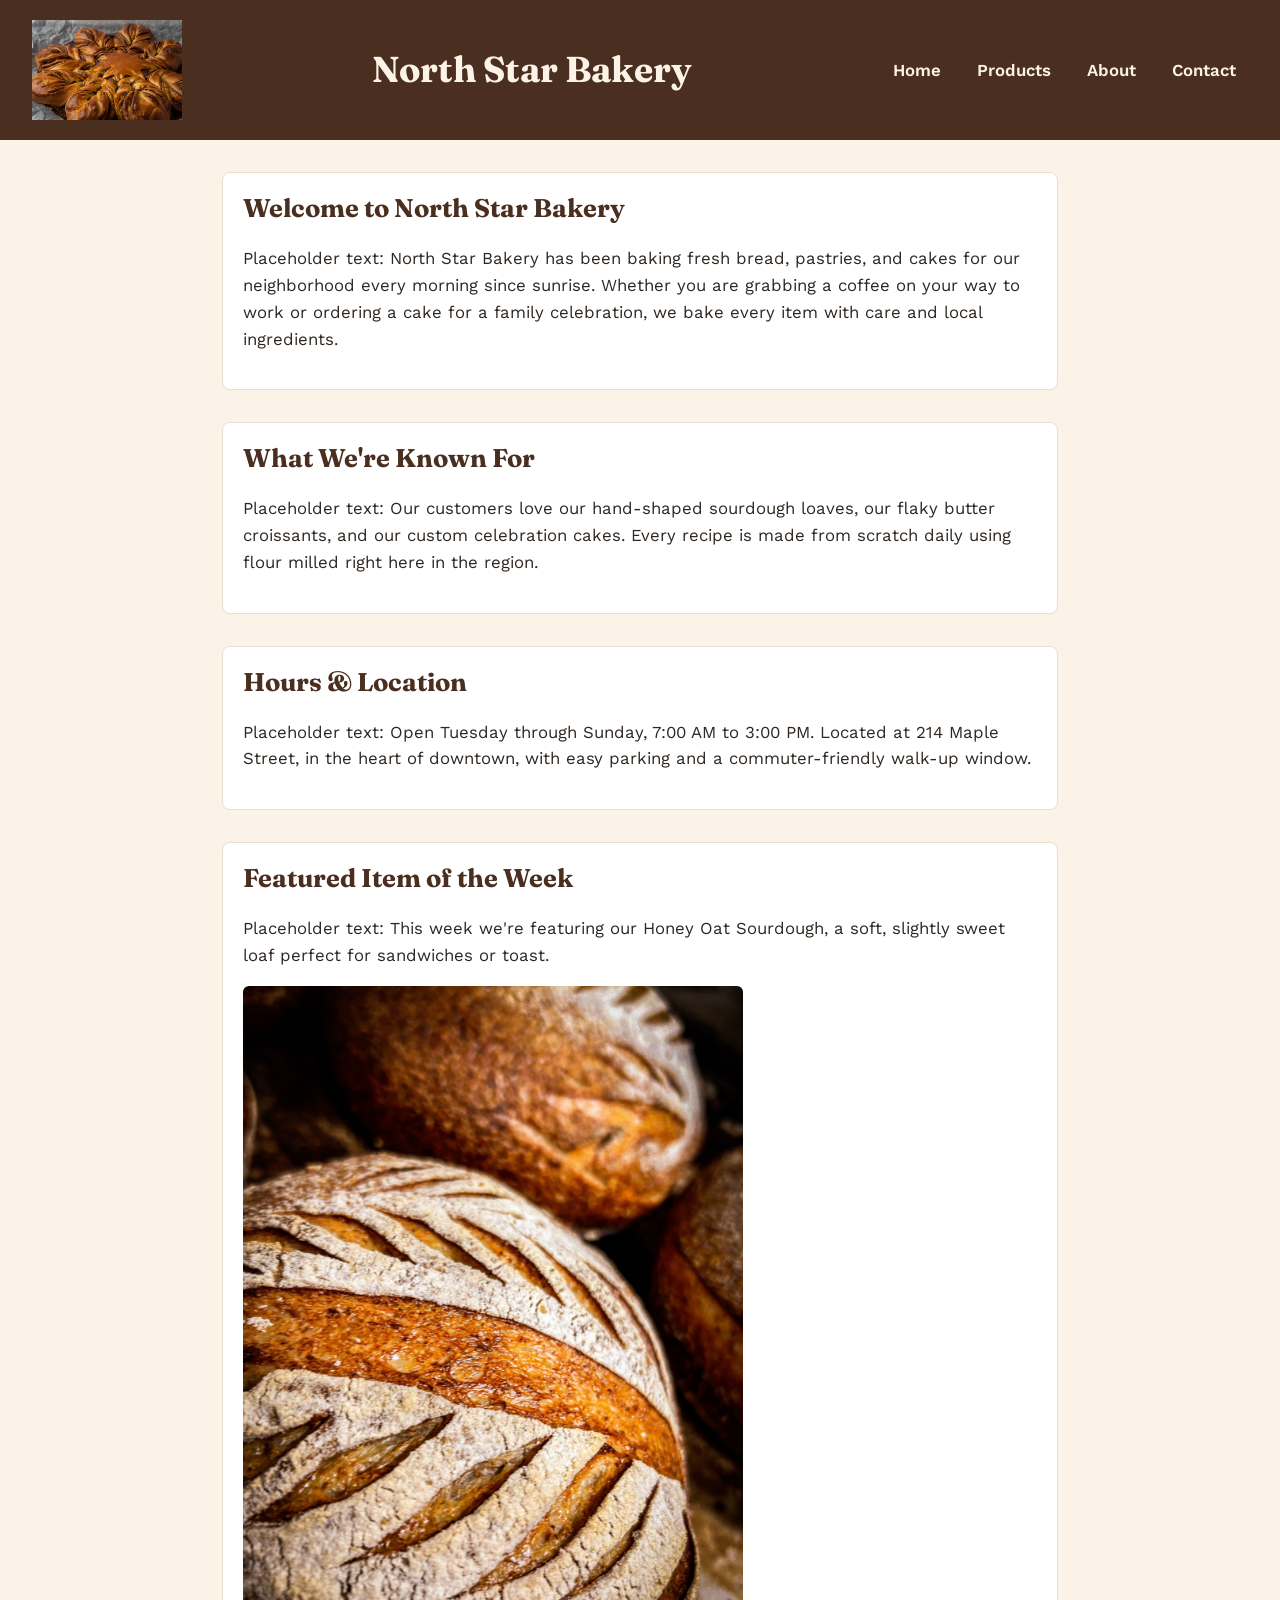
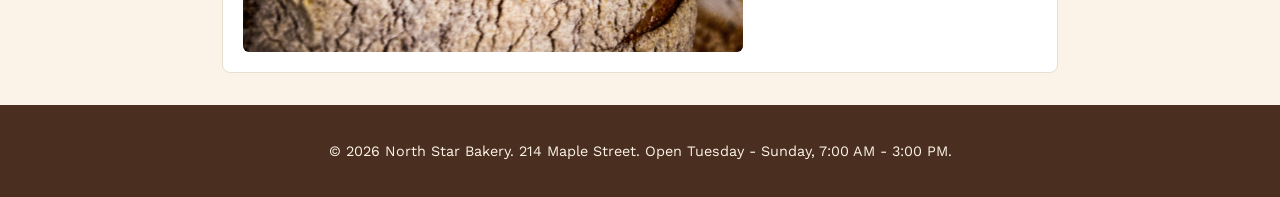
<file: index.html>
<!DOCTYPE html>
<html lang="en">
<head>
  <meta charset="UTF-8">
  <meta name="viewport" content="width=device-width, initial-scale=1.0">
   <title>North Star Bakery - Home</title>
  <link rel="stylesheet" href="styles.css">
</head>

<body>
  <header>
    <img src="media/bakery-logo.png" alt="North Star Bakery logo, a star above a loaf of bread" width="150">
    <h1>North Star Bakery</h1>
    <nav>
      <ul>
        <li><a href="index.html">Home</a></li>
        <li><a href="products.html">Products</a></li>
        <li><a href="about.html">About</a></li>
        <li><a href="contact.html">Contact</a></li>
      </ul>
    </nav>
  </header>

  <main>
    <section>
      <h2>Welcome to North Star Bakery</h2>
      <p>Placeholder text: North Star Bakery has been baking fresh bread, pastries, and cakes for our neighborhood every morning since sunrise. Whether you are grabbing a coffee on your way to work or ordering a cake for a family celebration, we bake every item with care and local ingredients.</p>
    </section>

    <section>
      <h2>What We're Known For</h2>
      <p>Placeholder text: Our customers love our hand-shaped sourdough loaves, our flaky butter croissants, and our custom celebration cakes. Every recipe is made from scratch daily using flour milled right here in the region.</p>
    </section>

    <section>
      <h2>Hours &amp; Location</h2>
      <p>Placeholder text: Open Tuesday through Sunday, 7:00 AM to 3:00 PM. Located at 214 Maple Street, in the heart of downtown, with easy parking and a commuter-friendly walk-up window.</p>
    </section>

    <section>
      <h2>Featured Item of the Week</h2>
      <p>Placeholder text: This week we're featuring our Honey Oat Sourdough, a soft, slightly sweet loaf perfect for sandwiches or toast.</p>
    <picture>
  <source media="(min-width: 700px)" srcset="media/bakery-feature-large.jpg">
  <source media="(max-width: 699px)" srcset="media/bakery-feature-large.jpg">
  <img src="media/bakery-feature-large.jpg" alt="Honey Oat Sourdough loaf, this week's featured item, dusted with oats" width="500">
</picture>
    </section>

  
  </main>

  <footer>
    <p>&copy; 2026 North Star Bakery. 214 Maple Street. Open Tuesday - Sunday, 7:00 AM - 3:00 PM.</p>
  </footer>
</body>
</html>
</file>
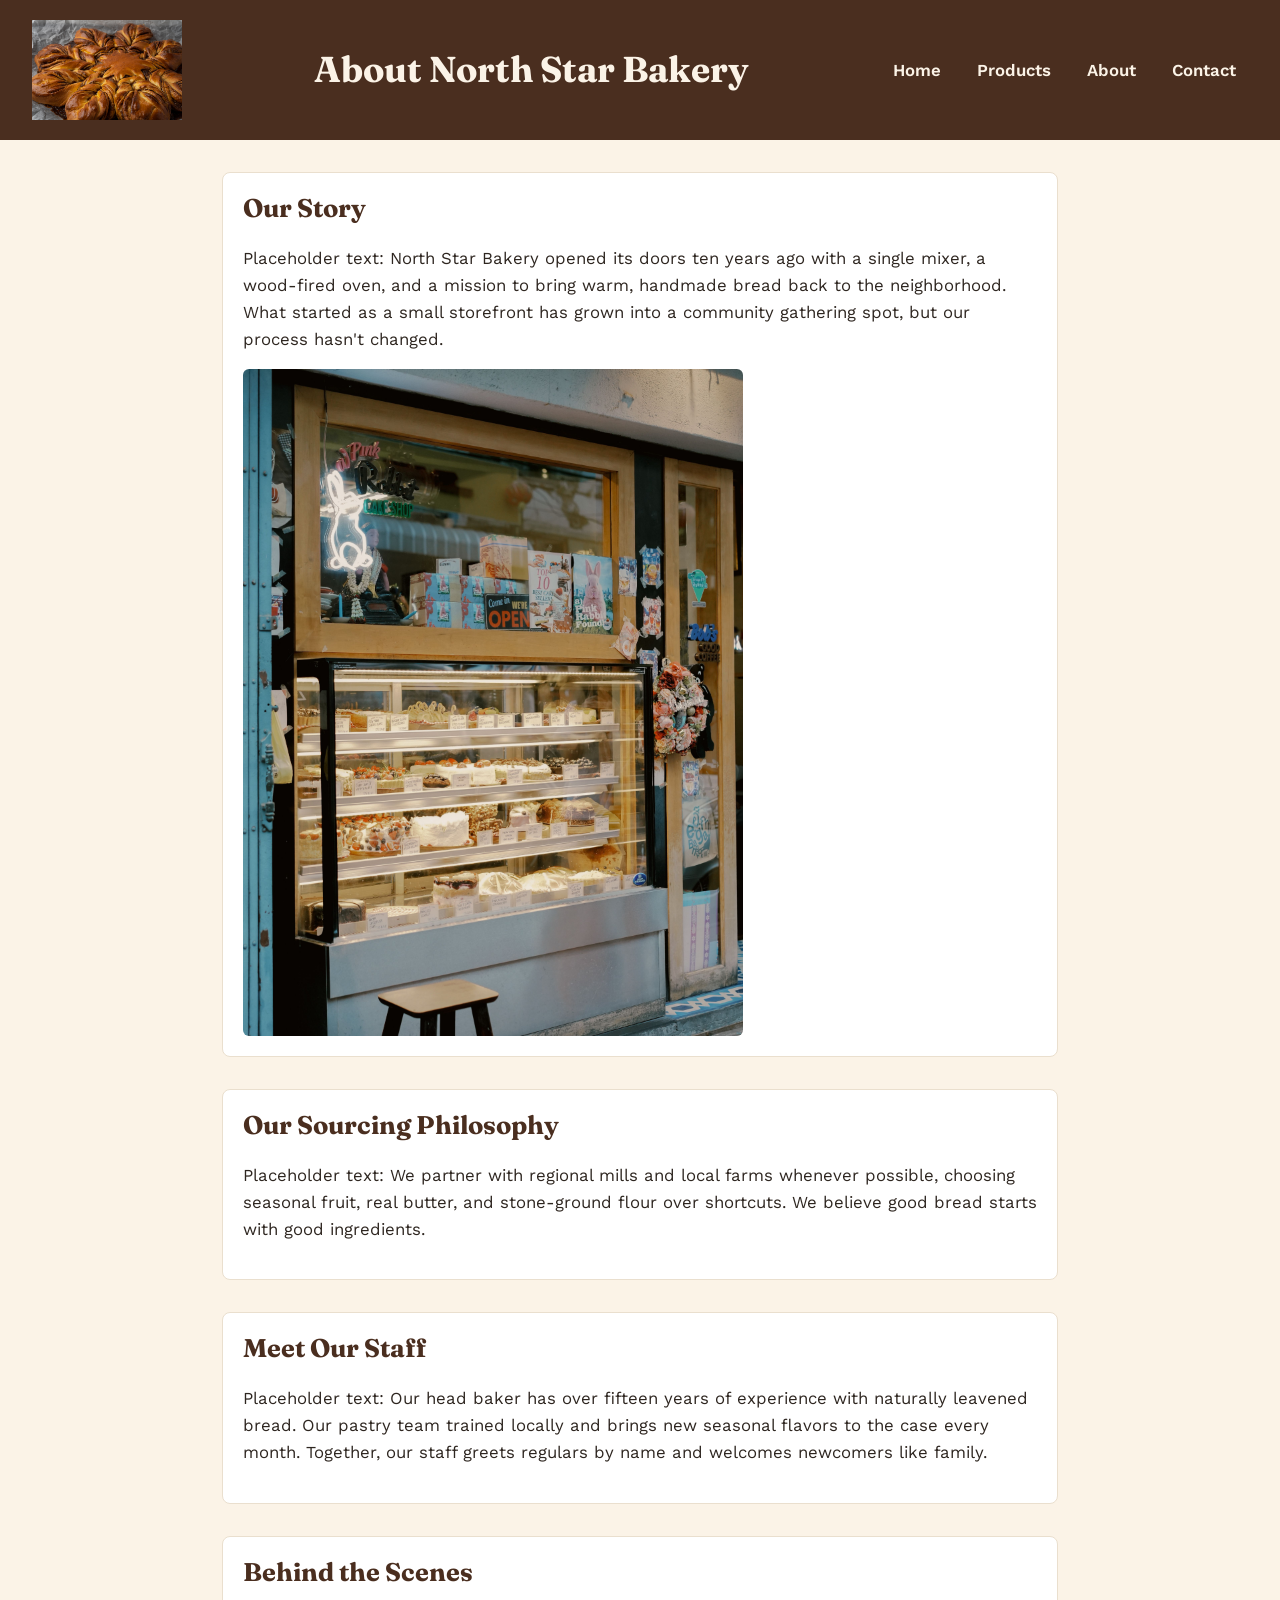
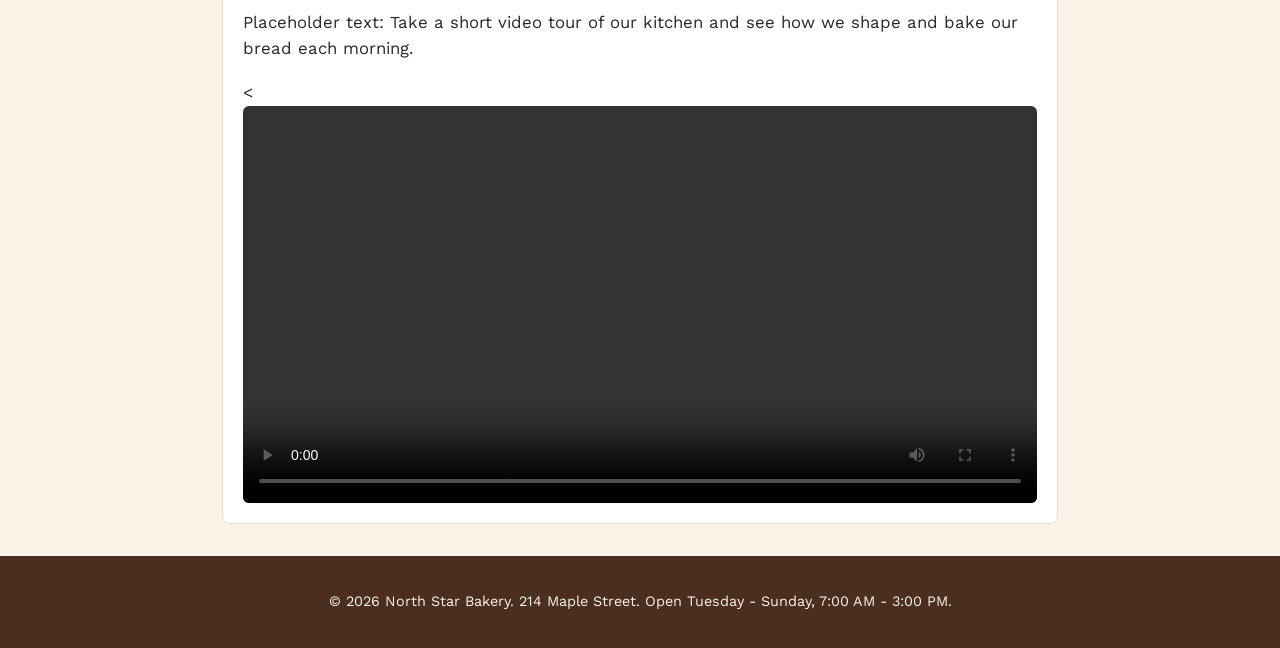
<file: about.html>
<!DOCTYPE html>
<html lang="en">
<head>
  <meta charset="UTF-8">
  <meta name="viewport" content="width=device-width, initial-scale=1.0">
   <title>North Star Bakery - About</title>
  <link rel="stylesheet" href="styles.css">
</head>

<body>
  <header>
    <img src="media/bakery-logo.png" alt="North Star Bakery logo, a star above a loaf of bread" width="150">
    <h1>About North Star Bakery</h1>
    <nav>
      <ul>
        <li><a href="index.html">Home</a></li>
        <li><a href="products.html">Products</a></li>
        <li><a href="about.html">About</a></li>
        <li><a href="contact.html">Contact</a></li>
      </ul>
    </nav>
  </header>

  <main>
    <section>
      <h2>Our Story</h2>
      <p>Placeholder text: North Star Bakery opened its doors ten years ago with a single mixer, a wood-fired oven, and a mission to bring warm, handmade bread back to the neighborhood. What started as a small storefront has grown into a community gathering spot, but our process hasn't changed.</p>
      <img src="media/bakery-storefront.jpg" alt="Exterior of the North Star Bakery storefront with large front windows and an awning" width="500">
    </section>

    <section>
      <h2>Our Sourcing Philosophy</h2>
      <p>Placeholder text: We partner with regional mills and local farms whenever possible, choosing seasonal fruit, real butter, and stone-ground flour over shortcuts. We believe good bread starts with good ingredients.</p>
    </section>

    <section>
      <h2>Meet Our Staff</h2>
      <p>Placeholder text: Our head baker has over fifteen years of experience with naturally leavened bread. Our pastry team trained locally and brings new seasonal flavors to the case every month. Together, our staff greets regulars by name and welcomes newcomers like family.</p>
    </section>

    <section>
      <h2>Behind the Scenes</h2>
      <p>Placeholder text: Take a short video tour of our kitchen and see how we shape and bake our bread each morning.</p>
      <<video controls width="500" src="media/20260825_003807.mp4">
  Your browser does not support the video element. You can <a href="media/20260825_003807.mp4">download the behind the scenes video</a> instead.
</video>
    </section>
  </main>

  <footer>
    <p>&copy; 2026 North Star Bakery. 214 Maple Street. Open Tuesday - Sunday, 7:00 AM - 3:00 PM.</p>
  </footer>
</body>
</html>
</file>
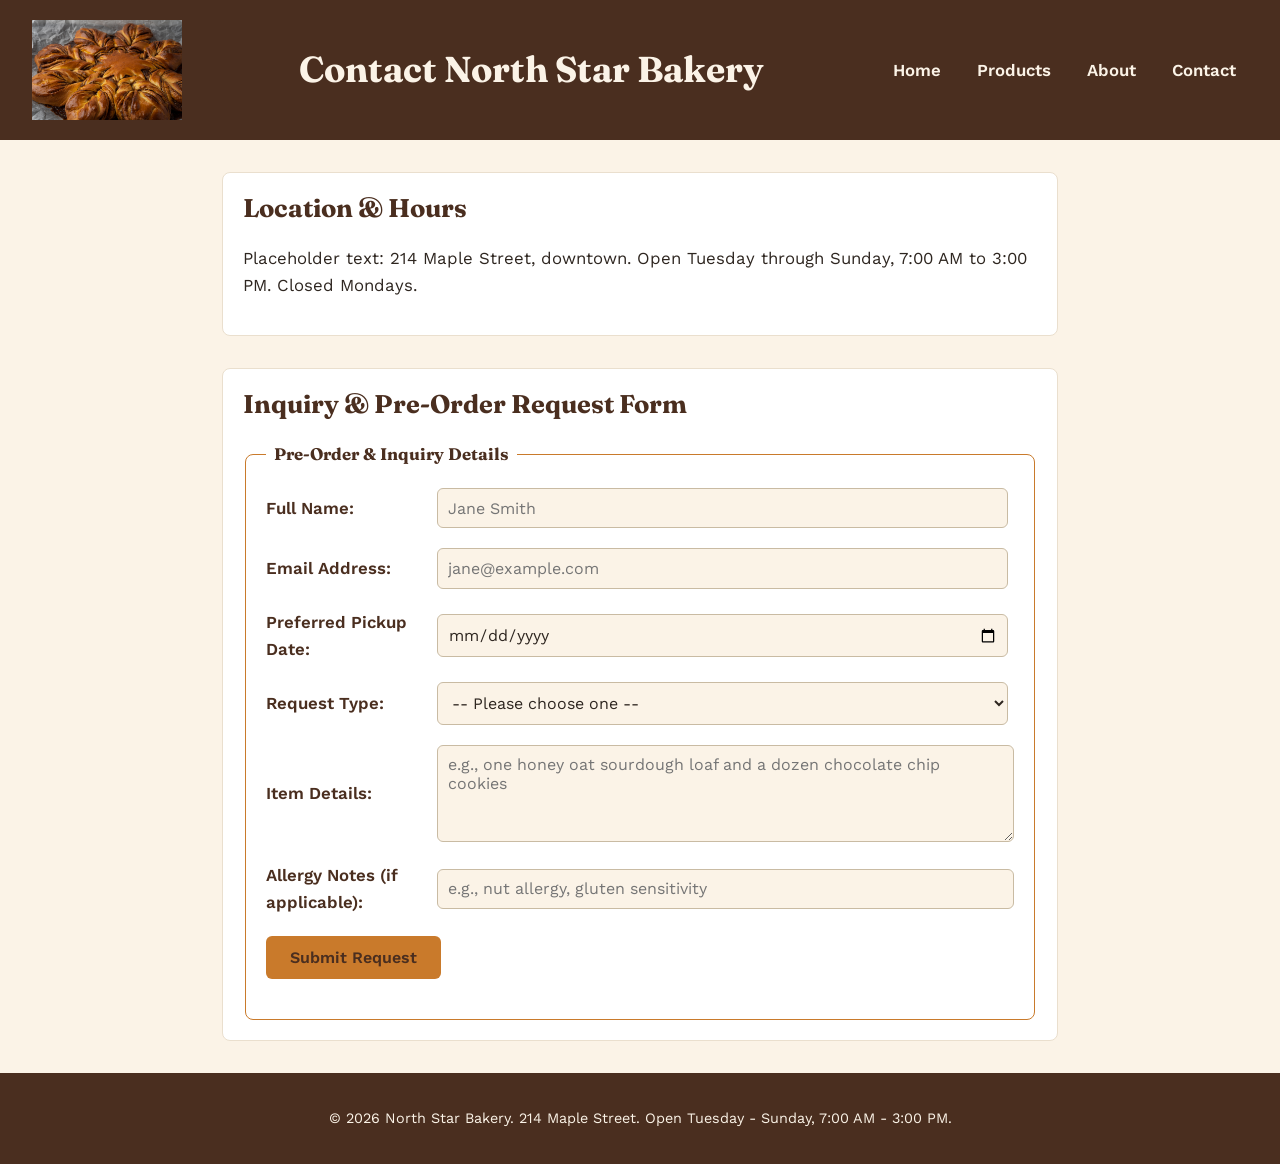
<file: contact.html>
<!DOCTYPE html>
<html lang="en">
<head>
  <meta charset="UTF-8">
  <meta name="viewport" content="width=device-width, initial-scale=1.0">
  <title>North Star Bakery - Contact</title>
  <link rel="stylesheet" href="styles.css">
</head>
<body>
  <header>
    <img src="media/bakery-logo.png" alt="North Star Bakery logo, a star above a loaf of bread" width="150">
    <h1>Contact North Star Bakery</h1>
    <nav>
      <ul>
        <li><a href="index.html">Home</a></li>
        <li><a href="products.html">Products</a></li>
        <li><a href="about.html">About</a></li>
        <li><a href="contact.html">Contact</a></li>
      </ul>
    </nav>
  </header>

  <main>
    <section>
      <h2>Location &amp; Hours</h2>
      <p>Placeholder text: 214 Maple Street, downtown. Open Tuesday through Sunday, 7:00 AM to 3:00 PM. Closed Mondays.</p>
    </section>

    <section>
      <h2>Inquiry &amp; Pre-Order Request Form</h2>
      <p id="cart-summary"></p>
      <form action="#" method="post" id="preorder-form">
        <fieldset>
          <legend>Pre-Order &amp; Inquiry Details</legend>

          <p>
            <label for="full-name">Full Name:</label><br>
            <input type="text" id="full-name" name="full-name" required minlength="2" placeholder="Jane Smith">
            <small class="error-message" id="full-name-error"></small>
          </p>

          <p>
            <label for="email">Email Address:</label><br>
            <input type="email" id="email" name="email" required placeholder="jane@example.com">
            <small class="error-message" id="email-error"></small>
          </p>

          <p>
            <label for="pickup-date">Preferred Pickup Date:</label><br>
            <input type="date" id="pickup-date" name="pickup-date" required>
            <small class="error-message" id="pickup-date-error"></small>
          </p>

          <p>
            <label for="request-type">Request Type:</label><br>
            <select id="request-type" name="request-type" required>
              <option value="">-- Please choose one --</option>
              <option value="pre-order">Pre-Order</option>
              <option value="general-question">General Question</option>
            </select>
            <small class="error-message" id="request-type-error"></small>
          </p>

          <p>
            <label for="item-details">Item Details:</label><br>
            <textarea id="item-details" name="item-details" rows="4" cols="40" placeholder="e.g., one honey oat sourdough loaf and a dozen chocolate chip cookies" required></textarea>
          </p>

          <p>
            <label for="allergy-notes">Allergy Notes (if applicable):</label><br>
            <input type="text" id="allergy-notes" name="allergy-notes" placeholder="e.g., nut allergy, gluten sensitivity">
          </p>

          <p>
            <button type="submit">Submit Request</button>
            <span id="form-success"></span>
          </p>
        </fieldset>
      </form>
    </section>
  </main>

  <footer>
    <p>&copy; 2026 North Star Bakery. 214 Maple Street. Open Tuesday - Sunday, 7:00 AM - 3:00 PM.</p>
  </footer>
  <script src="script.js" defer></script>
</body>
</html>
</file>
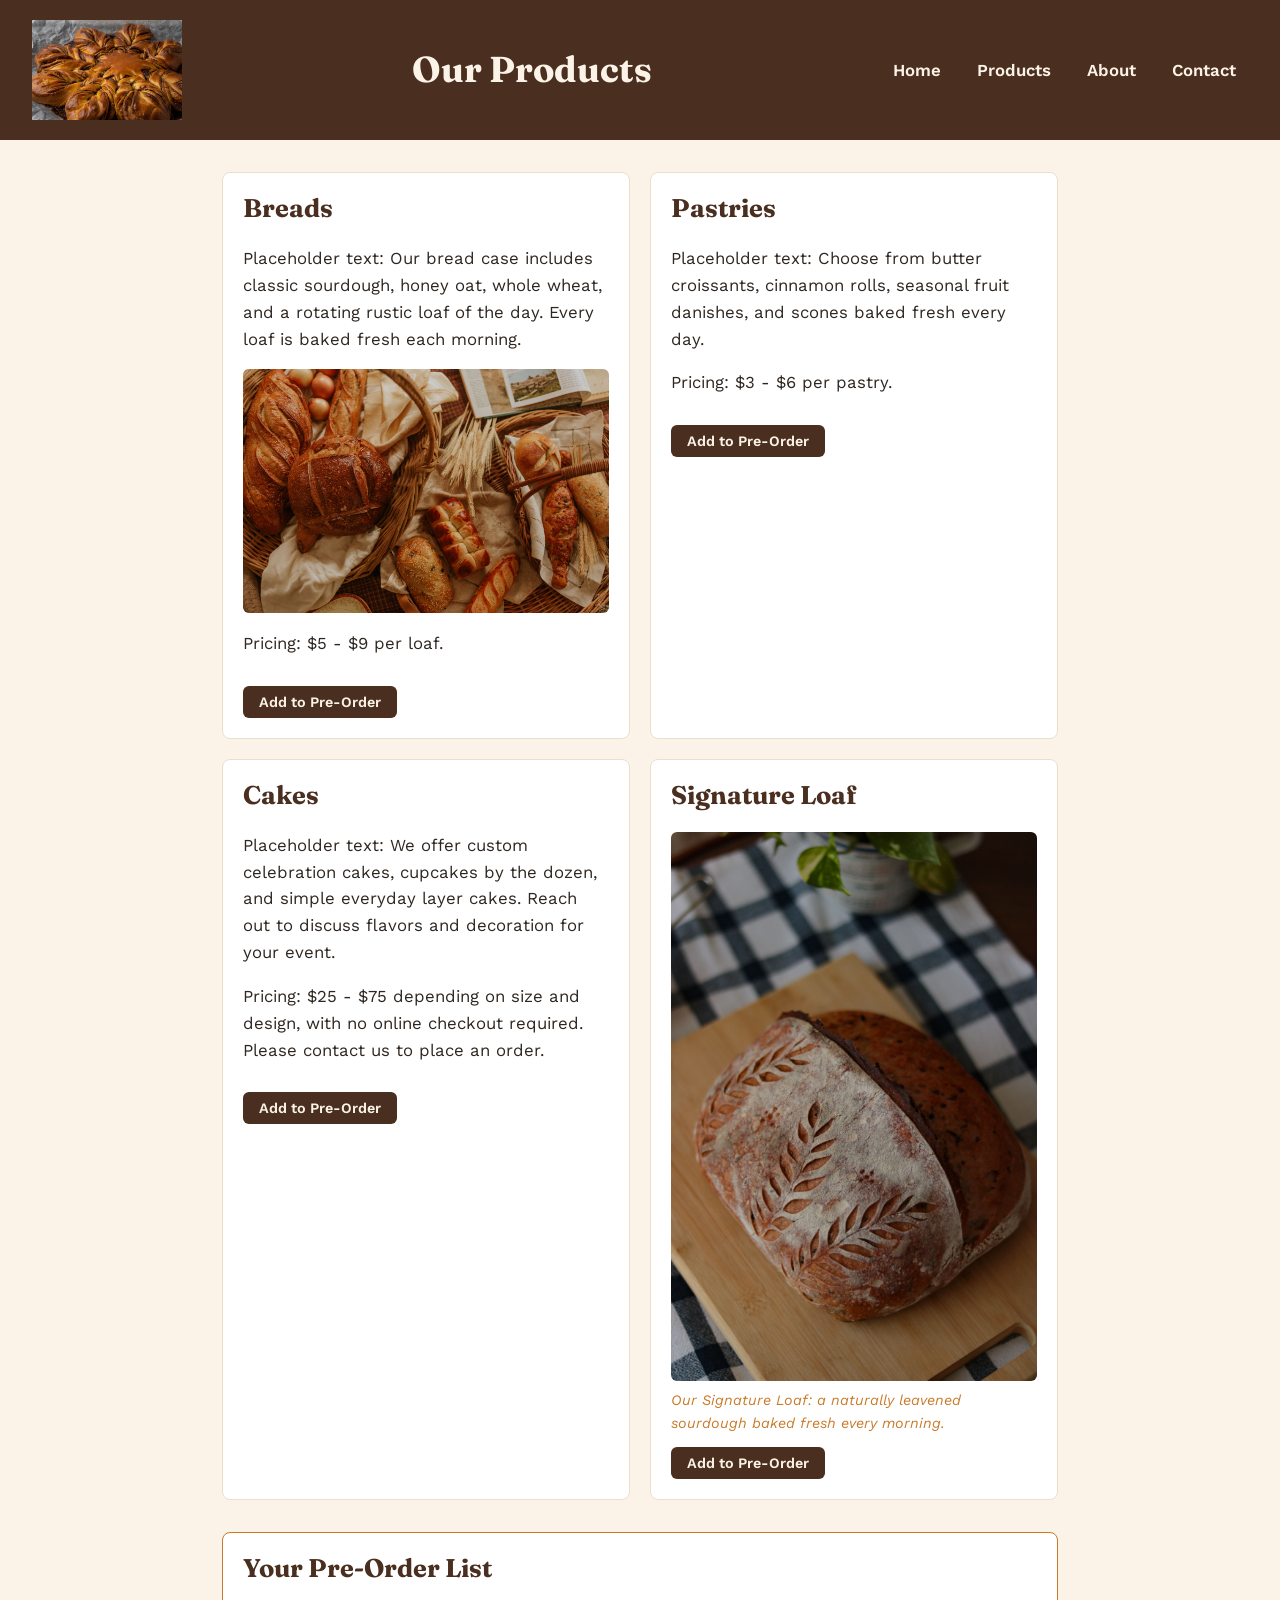
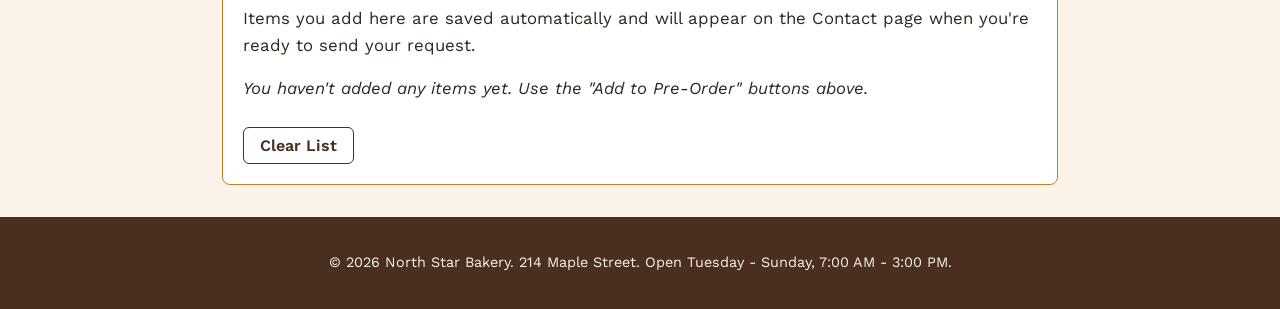
<file: products.html>
<!DOCTYPE html>
<html lang="en">
<head>
  <meta charset="UTF-8">
  <meta name="viewport" content="width=device-width, initial-scale=1.0">
  <title>North Star Bakery - Products</title>
  <link rel="stylesheet" href="styles.css">
</head>
<body>
  <header>
    <img src="media/bakery-logo.png" alt="North Star Bakery logo, a star above a loaf of bread" width="150">
    <h1>Our Products</h1>
    <nav>
      <ul>
        <li><a href="index.html">Home</a></li>
        <li><a href="products.html">Products</a></li>
        <li><a href="about.html">About</a></li>
        <li><a href="contact.html">Contact</a></li>
      </ul>
    </nav>
  </header>

  <main>
    <div class="product-grid">
    <section>
      <h2>Breads</h2>
      <p>Placeholder text: Our bread case includes classic sourdough, honey oat, whole wheat, and a rotating rustic loaf of the day. Every loaf is baked fresh each morning.</p>
      <img src="media/bakery-bread.jpg" alt="A basket of freshly baked artisan bread loaves cooling on a wire rack" width="500">
      <p>Pricing: $5 - $9 per loaf.</p>
      <button type="button" class="add-to-order" data-id="breads">Add to Pre-Order</button>
    </section>

    <section>
      <h2>Pastries</h2>
      <p>Placeholder text: Choose from butter croissants, cinnamon rolls, seasonal fruit danishes, and scones baked fresh every day.</p>
      <p>Pricing: $3 - $6 per pastry.</p>
      <button type="button" class="add-to-order" data-id="pastries">Add to Pre-Order</button>
    </section>

    <section>
      <h2>Cakes</h2>
      <p>Placeholder text: We offer custom celebration cakes, cupcakes by the dozen, and simple everyday layer cakes. Reach out to discuss flavors and decoration for your event.</p>
      <p>Pricing: $25 - $75 depending on size and design, with no online checkout required. Please contact us to place an order.</p>
      <button type="button" class="add-to-order" data-id="cakes">Add to Pre-Order</button>
    </section>

    <section>
      <h2>Signature Loaf</h2>
      <figure>
        <img src="media/bakery-signature-loaf.jpg" alt="Close-up of the North Star signature sourdough loaf with a golden, scored crust" width="500">
        <figcaption>Our Signature Loaf: a naturally leavened sourdough baked fresh every morning.</figcaption>
      </figure>
      <button type="button" class="add-to-order" data-id="signature-loaf">Add to Pre-Order</button>
    </section>
    </div>

    <section id="pre-order-summary">
      <h2>Your Pre-Order List</h2>
      <p>Items you add here are saved automatically and will appear on the Contact page when you're ready to send your request.</p>
      <div id="pre-order-list"></div>
      <button type="button" id="clear-pre-order">Clear List</button>
    </section>
  </main>

  <footer>
    <p>&copy; 2026 North Star Bakery. 214 Maple Street. Open Tuesday - Sunday, 7:00 AM - 3:00 PM.</p>
  </footer>
  <script src="script.js" defer></script>
</body>
</html>
</file>
<file: styles.css>
/* ==========================================================================
   North Star Bakery — styles.css
   Mobile-first stylesheet. Layout is built with Flexbox and a single
   media query expands the design for larger screens.

   Color palette (4 colors):
     --flour   #FBF3E7  background / light surfaces
     --espresso #4A2E1F header, headings, footer, body text on light bg
     --honey   #C97A2B  accent: links, buttons, highlights
     --charcoal #2E2620 body copy

   Type pairing (2 families):
     'Fraunces'  — display serif, used for headings only
     'Work Sans' — body sans-serif, used for everything else
   ========================================================================== */

@import url('https://fonts.googleapis.com/css2?family=Fraunces:opsz,wght@9..144,500;9..144,700&family=Work+Sans:wght@400;600&display=swap');

:root {
  --flour: #FBF3E7;
  --espresso: #4A2E1F;
  --honey: #C97A2B;
  --charcoal: #2E2620;

  --font-display: 'Fraunces', Georgia, serif;
  --font-body: 'Work Sans', Arial, sans-serif;

  --space-sm: 0.75rem;
  --space-md: 1.25rem;
  --space-lg: 2rem;
}

/* ---------- Reset / base ---------- */
* {
  box-sizing: border-box;
}

body {
  margin: 0;
  background-color: var(--flour);
  color: var(--charcoal);
  font-family: var(--font-body);
  font-size: 1rem;
  line-height: 1.6;
}

img,
video {
  max-width: 100%;
  height: auto;
  display: block;
  border-radius: 6px;
}

a {
  color: var(--honey);
}

a:hover,
a:focus {
  color: var(--espresso);
}

h1,
h2 {
  font-family: var(--font-display);
  color: var(--espresso);
  line-height: 1.2;
}

h1 {
  font-size: 1.75rem;
  margin: 0.25rem 0;
}

h2 {
  font-size: 1.3rem;
  margin-top: 0;
}

/* ---------- Header & nav (mobile-first: stacked, centered) ---------- */
header {
  background-color: var(--espresso);
  color: var(--flour);
  padding: var(--space-md);
  display: flex;
  flex-direction: column;
  align-items: center;
  text-align: center;
  gap: var(--space-sm);
}

header h1 {
  color: var(--flour);
}

header img {
  border-radius: 0;
}

nav ul {
  list-style: none;
  margin: 0;
  padding: 0;
  display: flex;
  flex-direction: column;
  gap: var(--space-sm);
  align-items: center;
}

nav a {
  color: var(--flour);
  text-decoration: none;
  font-weight: 600;
  padding: 0.35rem 0.75rem;
  border-radius: 4px;
}

nav a:hover,
nav a:focus {
  background-color: var(--honey);
  color: var(--espresso);
}

/* ---------- Main content ---------- */
main {
  display: flex;
  flex-direction: column;
  gap: var(--space-lg);
  padding: var(--space-lg) var(--space-md);
  max-width: 900px;
  margin: 0 auto;
}

section {
  background-color: #FFFFFF;
  border: 1px solid #EADFCE;
  border-radius: 8px;
  padding: var(--space-md);
}

/* Product grid: sections wrap into columns once there's room (Flexbox) */
.product-grid {
  display: flex;
  flex-direction: column;
  gap: var(--space-md);
}

.product-grid section {
  flex: 1 1 100%;
}

figure {
  margin: var(--space-sm) 0 0 0;
}

figcaption {
  font-style: italic;
  color: var(--honey);
  margin-top: 0.5rem;
  font-size: 0.9rem;
}

audio,
video {
  width: 100%;
}

/* ---------- Form ---------- */
form fieldset {
  border: 1px solid var(--honey);
  border-radius: 8px;
  padding: var(--space-md);
}

form legend {
  font-family: var(--font-display);
  color: var(--espresso);
  font-weight: 700;
  padding: 0 0.5rem;
}

form p {
  display: flex;
  flex-direction: column;
  gap: 0.35rem;
  margin: 0 0 var(--space-md) 0;
}

label {
  font-weight: 600;
  color: var(--espresso);
}

input,
select,
textarea {
  font-family: var(--font-body);
  font-size: 1rem;
  padding: 0.6rem;
  border: 1px solid #C9BBA3;
  border-radius: 6px;
  background-color: var(--flour);
  color: var(--charcoal);
  width: 100%;
}

input:focus,
select:focus,
textarea:focus {
  outline: 2px solid var(--honey);
  outline-offset: 1px;
}

button {
  font-family: var(--font-body);
  font-weight: 600;
  font-size: 1rem;
  background-color: var(--honey);
  color: var(--espresso);
  border: none;
  border-radius: 6px;
  padding: 0.75rem 1.5rem;
  cursor: pointer;
  align-self: flex-start;
}

button:hover,
button:focus {
  background-color: var(--espresso);
  color: var(--flour);
}
/* ---------- Pre-Order List feature ---------- */
.add-to-order {
  font-family: var(--font-body);
  font-weight: 600;
  font-size: 0.9rem;
  background-color: var(--espresso);
  color: var(--flour);
  border: none;
  border-radius: 6px;
  padding: 0.5rem 1rem;
  margin-top: 0.75rem;
  cursor: pointer;
}

.add-to-order:hover,
.add-to-order:focus {
  background-color: var(--honey);
  color: var(--espresso);
}

#pre-order-summary {
  border: 1px solid var(--honey);
}

.cart-items {
  list-style: none;
  margin: var(--space-sm) 0;
  padding: 0;
  display: flex;
  flex-direction: column;
  gap: 0.5rem;
}

.cart-items li {
  display: flex;
  justify-content: space-between;
  align-items: center;
  background-color: var(--flour);
  border-radius: 6px;
  padding: 0.5rem 0.75rem;
}

.remove-item {
  font-family: var(--font-body);
  font-size: 0.85rem;
  background-color: transparent;
  color: var(--honey);
  border: 1px solid var(--honey);
  border-radius: 4px;
  padding: 0.25rem 0.6rem;
  cursor: pointer;
}

.remove-item:hover,
.remove-item:focus {
  background-color: var(--honey);
  color: var(--flour);
}

.empty-cart-message {
  font-style: italic;
  color: var(--charcoal);
}

#clear-pre-order {
  font-family: var(--font-body);
  font-weight: 600;
  background-color: transparent;
  color: var(--espresso);
  border: 1px solid var(--espresso);
  border-radius: 6px;
  padding: 0.5rem 1rem;
  cursor: pointer;
  margin-top: 0.5rem;
}

#clear-pre-order:hover,
#clear-pre-order:focus {
  background-color: var(--espresso);
  color: var(--flour);
}

#cart-summary {
  font-style: italic;
  color: var(--honey);
}

/* ---------- Form validation feedback ---------- */
.error-message {
  color: #B3261E;
  font-size: 0.85rem;
  font-weight: 600;
  min-height: 1.1em;
}

#form-success {
  color: #2E7D32;
  font-weight: 600;
  margin-left: 0.75rem;
}
/* ---------- Footer ---------- */
footer {
  background-color: var(--espresso);
  color: var(--flour);
  text-align: center;
  padding: var(--space-md);
  font-size: 0.9rem;
}

/* ==========================================================================
   Responsive layout: larger screens (tablet and up)
   ========================================================================== */
@media (min-width: 700px) {
  body {
    font-size: 1.05rem;
  }

  h1 {
    font-size: 2.25rem;
  }

  h2 {
    font-size: 1.6rem;
  }

  /* Header switches from stacked/centered to a single row */
  header {
    flex-direction: row;
    justify-content: space-between;
    text-align: left;
    padding: var(--space-md) var(--space-lg);
  }

  nav ul {
    flex-direction: row;
  }

  main {
    padding: var(--space-lg);
  }

  /* Product cards move from one column to a wrapping row */
  .product-grid {
    flex-direction: row;
    flex-wrap: wrap;
  }

  .product-grid section {
    flex: 1 1 calc(50% - var(--space-md));
  }

  form p {
    flex-direction: row;
    align-items: center;
  }

  label {
    flex: 0 0 160px;
  }

  input,
  select,
  textarea {
    flex: 1 1 auto;
  }
</file>
